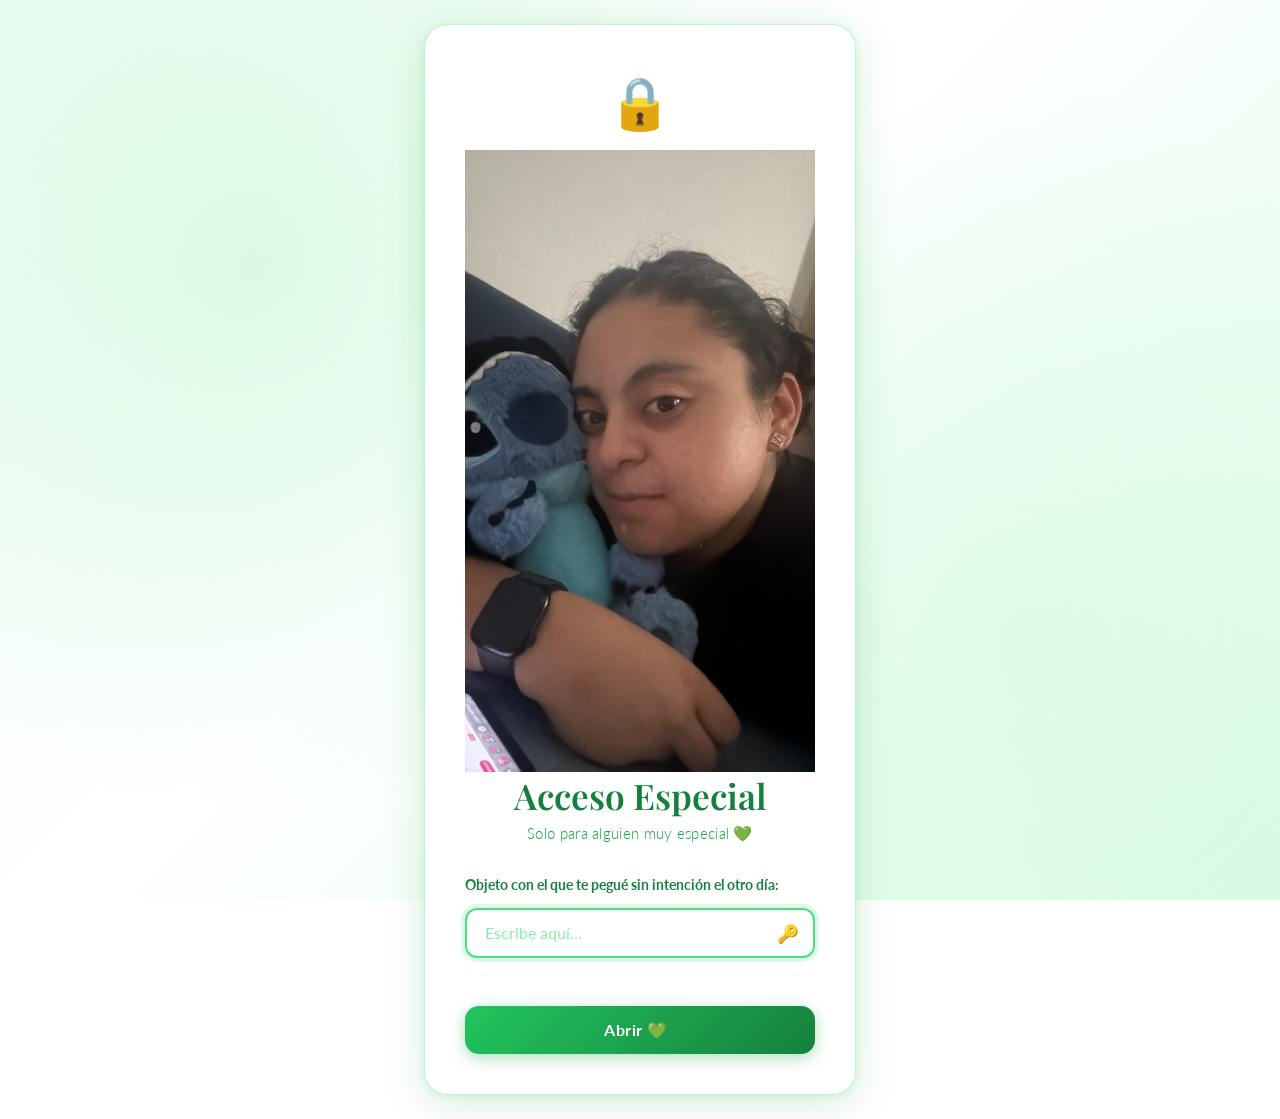
<file: index.html>
<!DOCTYPE html>
<html lang="es">

<head>
  <meta charset="UTF-8" />
  <meta name="viewport" content="width=device-width, initial-scale=1.0" />
  <meta name="description" content="Acceso especial — solo para ti." />
  <title>Acceso Especial 💚</title>
  <link rel="preconnect" href="https://fonts.googleapis.com" />
  <link rel="preconnect" href="https://fonts.gstatic.com" crossorigin />
  <link
    href="https://fonts.googleapis.com/css2?family=Playfair+Display:ital,wght@0,400;0,600;1,400&family=Lato:wght@300;400;700&display=swap"
    rel="stylesheet" />
  <link rel="stylesheet" href="password.css" />
</head>

<body>

  <!-- Partículas decorativas -->
  <div class="particles" aria-hidden="true">
    <span>💚</span><span>💚</span><span>💚</span>
    <span>💚</span><span>💚</span><span>💚</span>
    <span>💚</span><span>💚</span><span>💚</span>
  </div>

  <main class="login-wrapper">

    <div class="login-card" id="login-card">

      <!-- Ícono de candado animado -->
      <div class="lock-icon" id="lock-icon" aria-hidden="true">🔒</div>

      <section>
        <img src="Amorcita.jpg" alt="" style="max-width: 100%">
      </section>

      <h1 class="login-title">Acceso Especial</h1>
      <p class="login-subtitle">Solo para alguien muy especial 💚</p>

      <form class="login-form" id="login-form" autocomplete="off" novalidate>

        <label class="form-label" for="secret-input">
          Objeto con el que te pegué sin intención el otro día:
        </label>

        <div class="input-wrapper">
          <input type="text" id="secret-input" class="form-input" placeholder="Escribe aquí…"
            aria-describedby="error-msg" autofocus />
          <span class="input-icon">🔑</span>
        </div>

        <p class="error-msg" id="error-msg" role="alert" aria-live="polite"></p>

        <button type="submit" class="submit-btn" id="submit-btn">
          <span class="btn-text">Abrir 💚</span>
          <span class="btn-loader" aria-hidden="true"></span>
        </button>

      </form>

    </div>

    <!-- Pantalla de éxito (oculta al inicio) -->
    <div class="success-screen" id="success-screen" aria-hidden="true">
      <div class="success-icon">💚</div>
      <h2 class="success-title">¡Correcto, bichita! 🎉</h2>
      <p class="success-sub">Abriendo tus mensajes…</p>
      <div class="progress-bar-wrap">
        <div class="progress-bar" id="progress-bar"></div>
      </div>
    </div>

  </main>

  <script>
    const SECRET = 'ramita';

    const form = document.getElementById('login-form');
    const input = document.getElementById('secret-input');
    const errorMsg = document.getElementById('error-msg');
    const lockIcon = document.getElementById('lock-icon');
    const loginCard = document.getElementById('login-card');
    const successSc = document.getElementById('success-screen');
    const progressBar = document.getElementById('progress-bar');

    form.addEventListener('submit', function (e) {
      e.preventDefault();

      const value = input.value.trim().toLowerCase();

      if (value === SECRET) {
        // Limpiar error
        errorMsg.textContent = '';
        input.classList.remove('input-error');

        // Animación de unlock
        lockIcon.textContent = '🔓';
        lockIcon.classList.add('unlocked');

        // Fade out card → fade in success
        setTimeout(function () {
          loginCard.classList.add('card-fade-out');
        }, 300);

        setTimeout(function () {
          loginCard.style.display = 'none';
          successSc.style.display = 'flex';
          successSc.setAttribute('aria-hidden', 'false');
          successSc.classList.add('success-visible');

          // Animación barra de progreso → redirect
          progressBar.style.width = '100%';
        }, 900);

        setTimeout(function () {
          window.location.href = 'amorcita.html';
        }, 2400);

      } else {
        // Contraseña incorrecta
        input.classList.add('input-error');
        input.value = '';

        errorMsg.textContent = '¡Eso no es! Piénsalo bien… 💭';

        // Efecto shake en la tarjeta
        loginCard.classList.remove('shake');
        void loginCard.offsetWidth; // reflow para reiniciar animación
        loginCard.classList.add('shake');

        // Ícono de candado sacude
        lockIcon.textContent = '🔒';
        lockIcon.classList.remove('unlocked');

        // Quitar el error después de un momento
        setTimeout(function () {
          input.classList.remove('input-error');
          errorMsg.textContent = '';
        }, 2500);
      }
    });

    // Limpiar error al escribir
    input.addEventListener('input', function () {
      if (input.classList.contains('input-error')) {
        input.classList.remove('input-error');
        errorMsg.textContent = '';
      }
    });
  </script>

</body>

</html>
</file>
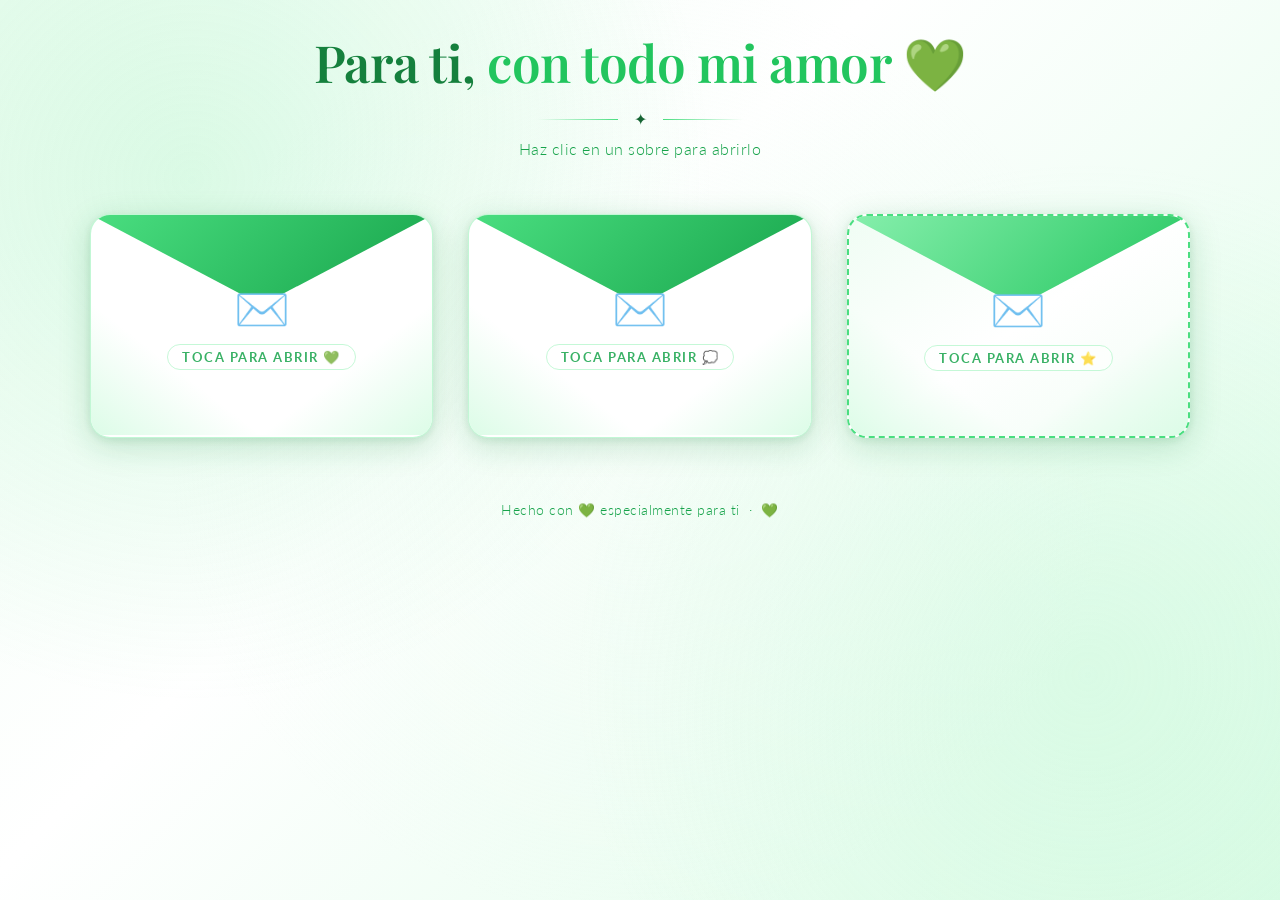
<file: amorcita.html>
<!DOCTYPE html>
<html lang="es">
<head>
  <meta charset="UTF-8" />
  <meta name="viewport" content="width=device-width, initial-scale=1.0" />
  <meta name="description" content="Mensajes especiales llenos de amor y cariño para ti." />
  <title>Mensajes con Amor 💚</title>
  <link rel="preconnect" href="https://fonts.googleapis.com" />
  <link rel="preconnect" href="https://fonts.gstatic.com" crossorigin />
  <link href="https://fonts.googleapis.com/css2?family=Playfair+Display:ital,wght@0,400;0,600;1,400&family=Lato:wght@300;400;700&display=swap" rel="stylesheet" />
  <link rel="stylesheet" href="styles.css" />
</head>
<body>

  <header>
    <h1>Para ti, <span>con todo mi amor</span> <span class="beating-heart">💚</span></h1>
    <div class="header-divider">✦</div>
    <p>Haz clic en un sobre para abrirlo</p>
  </header>

  <main class="cards-grid">

    <!-- Card 1: Te quiero bichita -->
    <article class="envelope-card" id="card-love" role="button" tabindex="0" aria-label="Abrir sobre: Te quiero bichita verde">

      <!-- ESTADO CERRADO -->
      <div class="envelope-closed">
        <div class="closed-icon">✉️</div>
        <span class="closed-hint">Toca para abrir 💚</span>
      </div>

      <!-- ESTADO ABIERTO -->
      <div class="envelope-open">
        <div class="envelope-flap-open"></div>
        <div class="envelope-body-open">
          <div class="envelope-seal">💚</div>
          <p class="envelope-message">
            Te quiero bichita verde <span class="beating-heart">💚</span>
          </p>
          <div class="envelope-footer">
            <span>✦</span> Con todo el corazón <span>✦</span>
          </div>
          <p class="close-hint">Toca para cerrar ✕</p>
        </div>
      </div>

    </article>

    <!-- Card 2: Pensando en tí -->
    <article class="envelope-card" id="card-thinking" role="button" tabindex="0" aria-label="Abrir sobre: Estoy pensando en tí">

      <!-- ESTADO CERRADO -->
      <div class="envelope-closed">
        <div class="closed-icon"><span class="thinking-icon">✉️</span></div>
        <span class="closed-hint">Toca para abrir 💭</span>
      </div>

      <!-- ESTADO ABIERTO -->
      <div class="envelope-open">
        <div class="envelope-flap-open"></div>
        <div class="envelope-body-open">
          <div class="envelope-seal"><span class="thinking-icon">💭</span></div>
          <p class="envelope-message">
            Estoy pensando en tí <span class="thinking-icon">💭</span>
          </p>
          <div class="envelope-footer">
            <span>✦</span> Siempre en mi mente <span>✦</span>
          </div>
          <p class="close-hint">Toca para cerrar ✕</p>
        </div>
      </div>

    </article>

    <!-- Card 3: Cupón -->
    <article class="envelope-card coupon-card" id="card-coupon" role="button" tabindex="0" aria-label="Abrir sobre: Cupón especial">

      <!-- ESTADO CERRADO -->
      <div class="envelope-closed">
        <div class="closed-icon"><span class="twinkle-icon">✉️</span></div>
        <span class="closed-hint">Toca para abrir ⭐</span>
      </div>

      <!-- ESTADO ABIERTO -->
      <div class="envelope-open">
        <div class="envelope-flap-open"></div>
        <div class="envelope-body-open">
          <div class="envelope-seal"><span class="twinkle-icon">⭐</span></div>
          <p class="envelope-message">
            Cupón válido para cualquier deseo o antojo
          </p>
          <div class="coupon-notches">
            <div class="coupon-circle"></div>
            <div class="coupon-circle"></div>
          </div>
          <p class="coupon-sub">
            Tómale foto y guárdalo para canjearlo<br/>en el momento que desees ✨
          </p>
          <span class="coupon-badge">🎁 &nbsp;Sin Caducidad</span>
          <div class="envelope-footer">
            <span>✦</span> Solo para ti <span>✦</span>
          </div>
          <p class="close-hint">Toca para cerrar ✕</p>
        </div>
      </div>

    </article>

  </main>

  <footer>
    Hecho con <span>💚</span> especialmente para ti &nbsp;·&nbsp; <span>💚</span>
  </footer>

  <script>
    // Toggle envelope open/closed on click or keyboard
    document.querySelectorAll('.envelope-card').forEach(function(card) {
      function toggleCard() {
        card.classList.toggle('is-open');
      }

      card.addEventListener('click', toggleCard);

      // Accessibility: open/close with Enter or Space key
      card.addEventListener('keydown', function(e) {
        if (e.key === 'Enter' || e.key === ' ') {
          e.preventDefault();
          toggleCard();
        }
      });
    });
  </script>

</body>
</html>
</file>
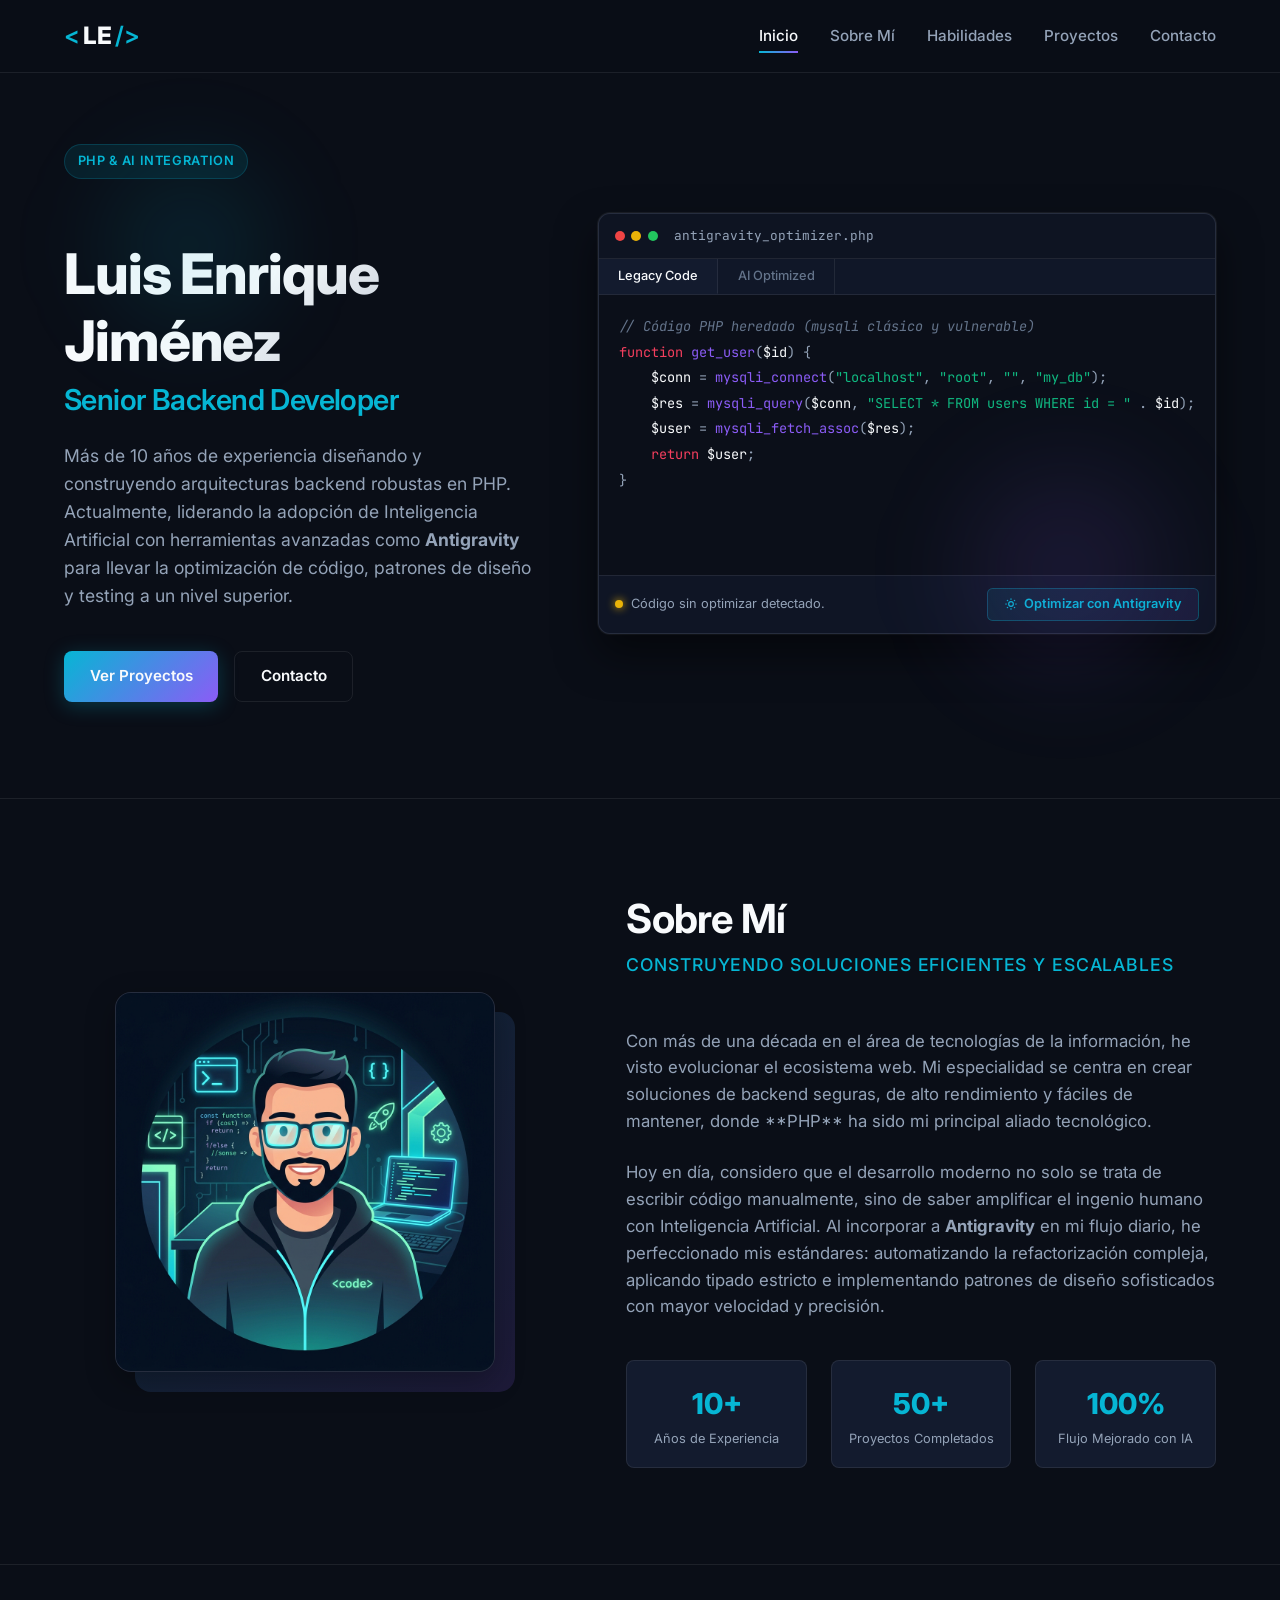
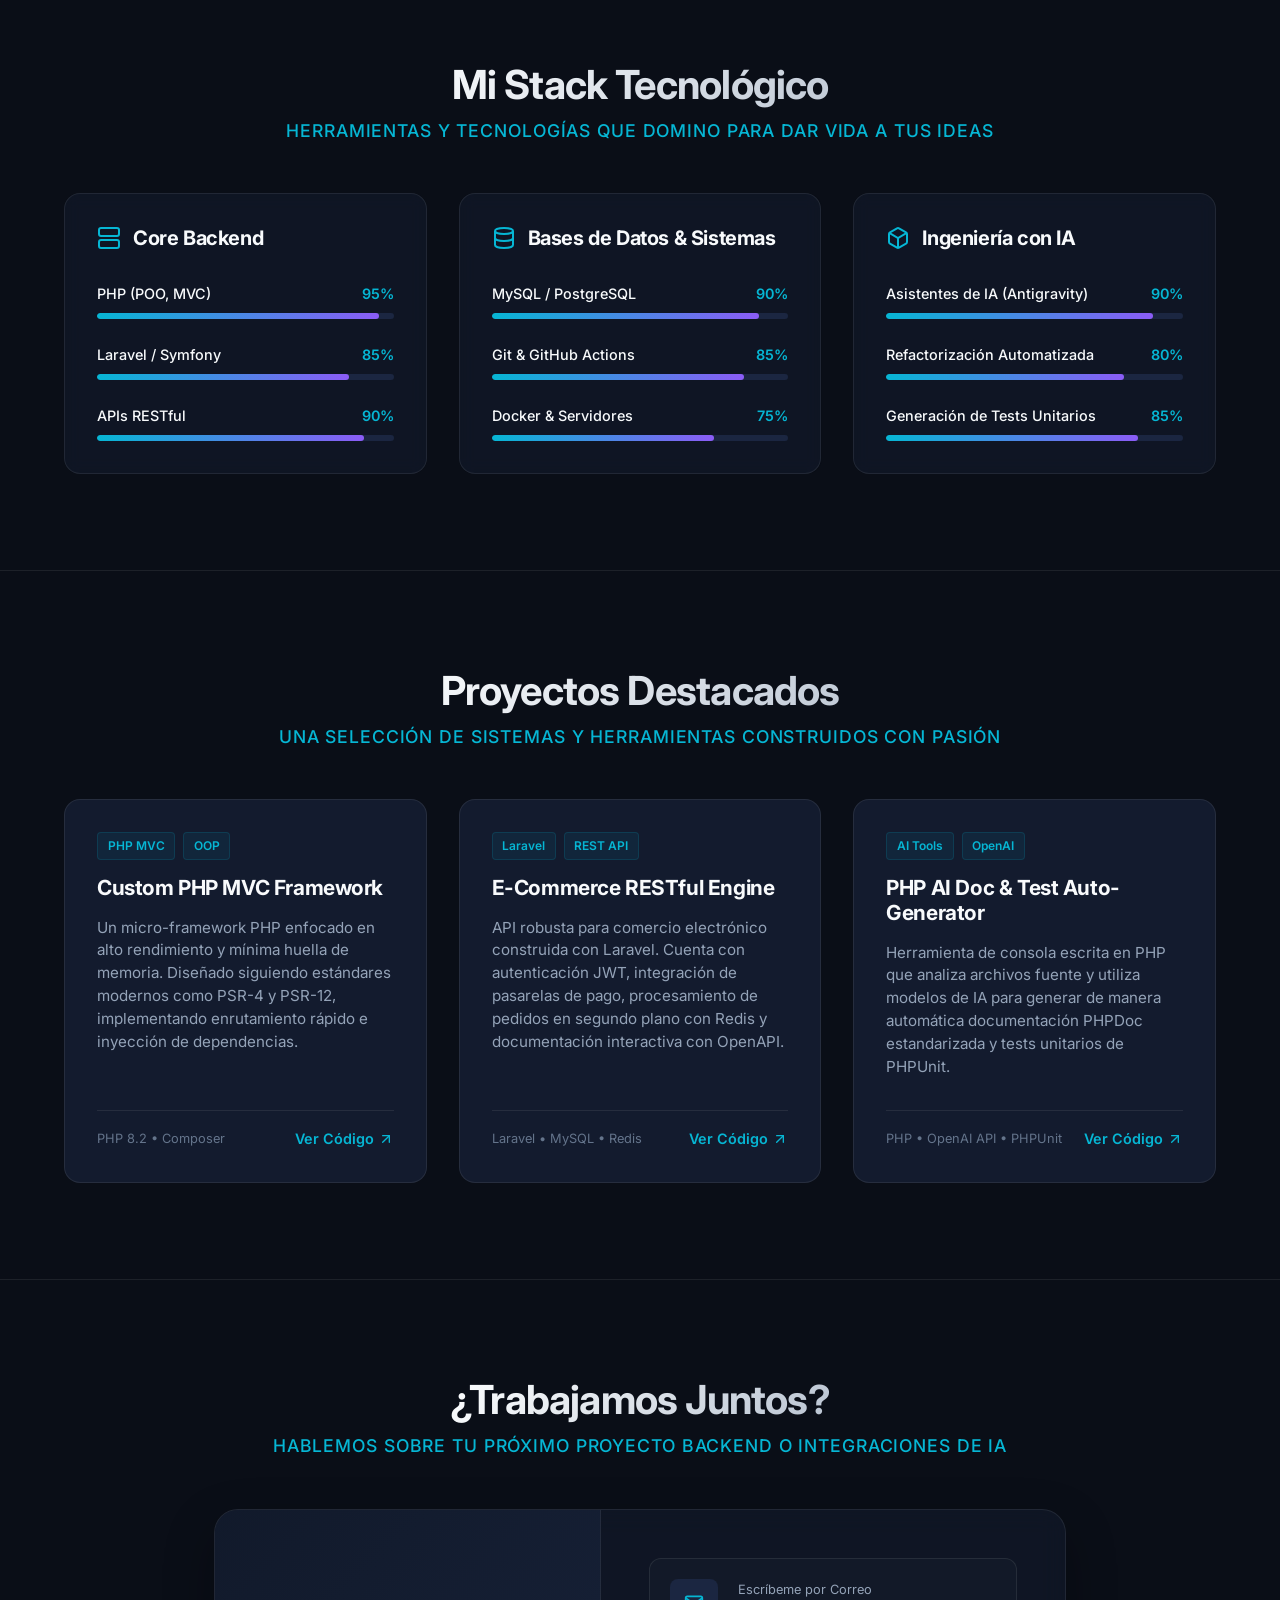
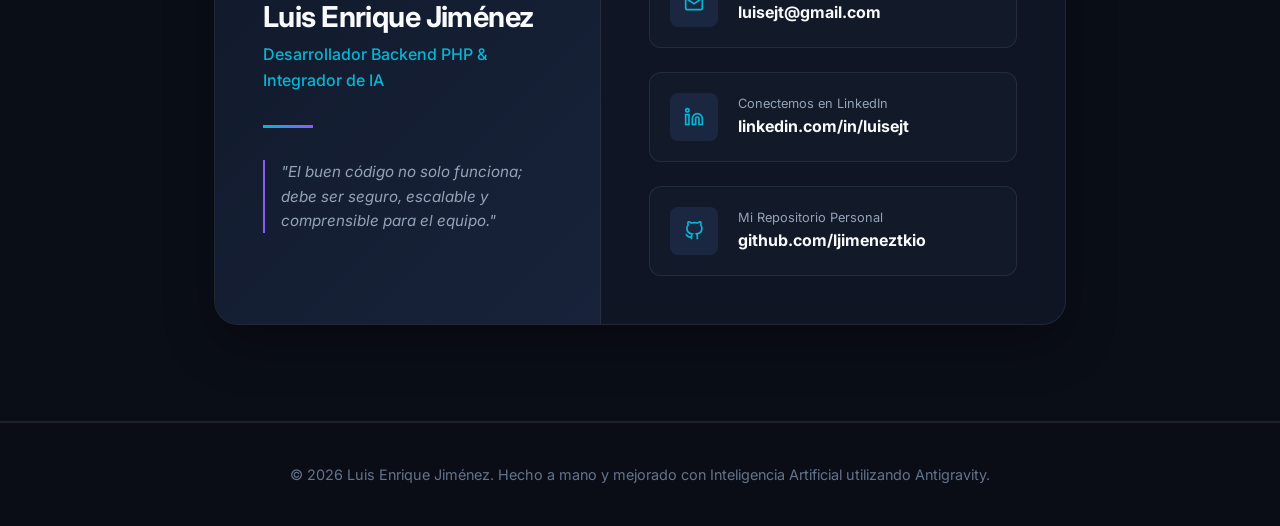
<file: index_.html>
<!DOCTYPE html>
<html lang="es">

<head>
  <meta charset="UTF-8">
  <meta name="viewport" content="width=device-width, initial-scale=1.0">
  <meta name="description"
    content="Luis Enrique Jiménez - Programador Senior de Backend especializado en PHP. Descubre cómo utilizo la Inteligencia Artificial (Antigravity) para mejorar y optimizar mi código.">
  <meta name="author" content="Luis Enrique Jiménez">
  <title>Luis Enrique Jiménez | Senior PHP Developer & AI-Enhanced Programmer</title>
  <!-- Google Fonts -->
  <link rel="preconnect" href="https://fonts.googleapis.com">
  <link rel="preconnect" href="https://fonts.gstatic.com" crossorigin>
  <link
    href="https://fonts.googleapis.com/css2?family=Inter:wght@300;400;500;600;700;800&family=JetBrains+Mono:wght@400;500;700&display=swap"
    rel="stylesheet">
  <!-- Stylesheets -->
  <link rel="stylesheet" href="css/normalize.css">
  <link rel="stylesheet" href="css/main.css">
  <!-- JavaScript -->
  <script defer src="js/main.js"></script>
</head>

<body>
  <!-- Header / Navigation -->
  <header id="main-header">
    <div class="container nav-container">
      <a href="#hero" class="logo" id="nav-logo">
        <span class="logo-bracket">&lt;</span>LE<span class="logo-bracket">/&gt;</span>
      </a>
      <nav id="navbar">
        <ul>
          <li><a href="#hero" class="nav-link active" id="link-hero">Inicio</a></li>
          <li><a href="#about" class="nav-link" id="link-about">Sobre Mí</a></li>
          <li><a href="#skills" class="nav-link" id="link-skills">Habilidades</a></li>
          <li><a href="#projects" class="nav-link" id="link-projects">Proyectos</a></li>
          <li><a href="#contact" class="nav-link" id="link-contact">Contacto</a></li>
        </ul>
      </nav>
      <button class="mobile-nav-toggle" id="mobile-toggle" aria-label="Abrir menú de navegación">
        <span class="hamburger"></span>
      </button>
    </div>
  </header>

  <main>
    <!-- Hero Section -->
    <section id="hero" class="hero-section">
      <div class="container hero-container">
        <div class="hero-content">
          <div class="badge" id="hero-badge">PHP &amp; AI Integration</div>
          <h1 id="hero-name">Luis Enrique Jiménez</h1>
          <h2 id="hero-title">Senior Backend Developer</h2>
          <p id="hero-intro" class="lead-text">
            Más de 10 años de experiencia diseñando y construyendo arquitecturas backend robustas en PHP. Actualmente,
            liderando la adopción de Inteligencia Artificial con herramientas avanzadas como
            <strong>Antigravity</strong> para llevar la optimización de código, patrones de diseño y testing a un nivel
            superior.
          </p>
          <div class="hero-actions">
            <a href="#projects" class="btn btn-primary" id="btn-view-work">Ver Proyectos</a>
            <a href="#contact" class="btn btn-secondary" id="btn-go-contact">Contacto</a>
          </div>
        </div>

        <!-- Interactive Terminal Simulator -->
        <div class="hero-visual">
          <div class="terminal-window" id="php-terminal">
            <div class="terminal-header">
              <div class="terminal-dots">
                <span class="dot red"></span>
                <span class="dot yellow"></span>
                <span class="dot green"></span>
              </div>
              <span class="terminal-title">antigravity_optimizer.php</span>
              <div class="terminal-spacer"></div>
            </div>

            <div class="terminal-tabs">
              <button class="terminal-tab active" id="tab-legacy">Legacy Code</button>
              <button class="terminal-tab" id="tab-optimized" disabled>AI Optimized</button>
            </div>

            <div class="terminal-body">
              <pre><code id="terminal-code" class="language-php">// Cargando código PHP heredado...</code></pre>
            </div>

            <div class="terminal-footer">
              <div class="terminal-status" id="terminal-status-text">
                <span class="status-indicator yellow" id="status-light"></span>
                <span id="status-message">Código sin optimizar detectado.</span>
              </div>
              <button class="btn btn-terminal" id="btn-improve-code">
                <svg width="14" height="14" viewBox="0 0 24 24" fill="none" stroke="currentColor" stroke-width="2"
                  stroke-linecap="round" stroke-linejoin="round">
                  <path
                    d="M12 3v1m0 16v1m9-9h-1M4 12H3m15.364-6.364l-.707.707M6.343 17.657l-.707.707m0-12.728l.707.707m11.314 11.314l.707.707M12 8a4 4 0 1 0 0 8 4 4 0 0 0 0-8z" />
                </svg>
                Optimizar con Antigravity
              </button>
            </div>
          </div>
        </div>
      </div>
    </section>

    <!-- About Me Section -->
    <section id="about" class="about-section">
      <div class="container about-container">
        <div class="about-image-wrapper">
          <img src="src/avatar.png" alt="Ilustración de Luis Enrique Jiménez en su área de trabajo" class="about-image"
            id="img-avatar">
          <div class="image-backdrop"></div>
        </div>
        <div class="about-content">
          <h2 id="about-heading" class="section-title">Sobre Mí</h2>
          <p class="section-subtitle">Construyendo soluciones eficientes y escalables</p>
          <div class="about-text">
            <p>
              Con más de una década en el área de tecnologías de la información, he visto evolucionar el ecosistema web.
              Mi especialidad se centra en crear soluciones de backend seguras, de alto rendimiento y fáciles de
              mantener, donde **PHP** ha sido mi principal aliado tecnológico.
            </p>
            <p>
              Hoy en día, considero que el desarrollo moderno no solo se trata de escribir código manualmente, sino de
              saber amplificar el ingenio humano con Inteligencia Artificial. Al incorporar a
              <strong>Antigravity</strong> en mi flujo diario, he perfeccionado mis estándares: automatizando la
              refactorización compleja, aplicando tipado estricto e implementando patrones de diseño sofisticados con
              mayor velocidad y precisión.
            </p>
          </div>
          <div class="about-stats">
            <div class="stat-card" id="stat-years">
              <span class="stat-number">10+</span>
              <span class="stat-label">Años de Experiencia</span>
            </div>
            <div class="stat-card" id="stat-projects">
              <span class="stat-number">50+</span>
              <span class="stat-label">Proyectos Completados</span>
            </div>
            <div class="stat-card" id="stat-ai">
              <span class="stat-number">100%</span>
              <span class="stat-label">Flujo Mejorado con IA</span>
            </div>
          </div>
        </div>
      </div>
    </section>

    <!-- Skills Section -->
    <section id="skills" class="skills-section">
      <div class="container">
        <h2 id="skills-heading" class="section-title text-center">Mi Stack Tecnológico</h2>
        <p class="section-subtitle text-center">Herramientas y tecnologías que domino para dar vida a tus ideas</p>

        <div class="skills-grid">
          <!-- Backend -->
          <div class="skills-category-card" id="skill-cat-backend">
            <div class="category-header">
              <svg width="24" height="24" viewBox="0 0 24 24" fill="none" stroke="currentColor" stroke-width="2">
                <rect x="2" y="2" width="20" height="8" rx="2" ry="2" />
                <rect x="2" y="14" width="20" height="8" rx="2" ry="2" />
                <line x1="6" y1="6" x2="6.01" y2="6" />
                <line x1="6" y1="18" x2="6.01" y2="18" />
              </svg>
              <h3>Core Backend</h3>
            </div>
            <ul class="skills-list">
              <li>
                <div class="skill-info">
                  <span class="skill-name">PHP (POO, MVC)</span>
                  <span class="skill-percent">95%</span>
                </div>
                <div class="skill-progress-bar">
                  <div class="skill-progress" style="width: 95%"></div>
                </div>
              </li>
              <li>
                <div class="skill-info">
                  <span class="skill-name">Laravel / Symfony</span>
                  <span class="skill-percent">85%</span>
                </div>
                <div class="skill-progress-bar">
                  <div class="skill-progress" style="width: 85%"></div>
                </div>
              </li>
              <li>
                <div class="skill-info">
                  <span class="skill-name">APIs RESTful</span>
                  <span class="skill-percent">90%</span>
                </div>
                <div class="skill-progress-bar">
                  <div class="skill-progress" style="width: 90%"></div>
                </div>
              </li>
            </ul>
          </div>

          <!-- Databases & Tools -->
          <div class="skills-category-card" id="skill-cat-db">
            <div class="category-header">
              <svg width="24" height="24" viewBox="0 0 24 24" fill="none" stroke="currentColor" stroke-width="2">
                <ellipse cx="12" cy="5" rx="9" ry="3" />
                <path d="M3 5v14c0 1.66 4 3 9 3s9-1.34 9-3V5" />
                <path d="M3 12c0 1.66 4 3 9 3s9-1.34 9-3" />
              </svg>
              <h3>Bases de Datos &amp; Sistemas</h3>
            </div>
            <ul class="skills-list">
              <li>
                <div class="skill-info">
                  <span class="skill-name">MySQL / PostgreSQL</span>
                  <span class="skill-percent">90%</span>
                </div>
                <div class="skill-progress-bar">
                  <div class="skill-progress" style="width: 90%"></div>
                </div>
              </li>
              <li>
                <div class="skill-info">
                  <span class="skill-name">Git &amp; GitHub Actions</span>
                  <span class="skill-percent">85%</span>
                </div>
                <div class="skill-progress-bar">
                  <div class="skill-progress" style="width: 85%"></div>
                </div>
              </li>
              <li>
                <div class="skill-info">
                  <span class="skill-name">Docker &amp; Servidores</span>
                  <span class="skill-percent">75%</span>
                </div>
                <div class="skill-progress-bar">
                  <div class="skill-progress" style="width: 75%"></div>
                </div>
              </li>
            </ul>
          </div>

          <!-- AI & Modern Engineering -->
          <div class="skills-category-card" id="skill-cat-ai">
            <div class="category-header">
              <svg width="24" height="24" viewBox="0 0 24 24" fill="none" stroke="currentColor" stroke-width="2">
                <path
                  d="M21 16V8a2 2 0 0 0-1-1.73l-7-4a2 2 0 0 0-2 0l-7 4A2 2 0 0 0 3 8v8a2 2 0 0 0 1 1.73l7 4a2 2 0 0 0 2 0l7-4A2 2 0 0 0 21 16z" />
                <polyline points="3.27 6.96 12 12.01 20.73 6.96" />
                <line x1="12" y1="22.08" x2="12" y2="12" />
              </svg>
              <h3>Ingeniería con IA</h3>
            </div>
            <ul class="skills-list">
              <li>
                <div class="skill-info">
                  <span class="skill-name">Asistentes de IA (Antigravity)</span>
                  <span class="skill-percent">90%</span>
                </div>
                <div class="skill-progress-bar">
                  <div class="skill-progress" style="width: 90%"></div>
                </div>
              </li>
              <li>
                <div class="skill-info">
                  <span class="skill-name">Refactorización Automatizada</span>
                  <span class="skill-percent">80%</span>
                </div>
                <div class="skill-progress-bar">
                  <div class="skill-progress" style="width: 80%"></div>
                </div>
              </li>
              <li>
                <div class="skill-info">
                  <span class="skill-name">Generación de Tests Unitarios</span>
                  <span class="skill-percent">85%</span>
                </div>
                <div class="skill-progress-bar">
                  <div class="skill-progress" style="width: 85%"></div>
                </div>
              </li>
            </ul>
          </div>
        </div>
      </div>
    </section>

    <!-- Projects Section -->
    <section id="projects" class="projects-section">
      <div class="container">
        <h2 id="projects-heading" class="section-title text-center">Proyectos Destacados</h2>
        <p class="section-subtitle text-center">Una selección de sistemas y herramientas construidos con pasión</p>

        <div class="projects-grid">
          <!-- Project 1 -->
          <article class="project-card" id="project-mvc">
            <div class="project-content">
              <div class="project-meta">
                <span class="project-tag">PHP MVC</span>
                <span class="project-tag">OOP</span>
              </div>
              <h3 class="project-title">Custom PHP MVC Framework</h3>
              <p class="project-desc">
                Un micro-framework PHP enfocado en alto rendimiento y mínima huella de memoria. Diseñado siguiendo
                estándares modernos como PSR-4 y PSR-12, implementando enrutamiento rápido e inyección de dependencias.
              </p>
              <div class="project-footer">
                <span class="project-tech">PHP 8.2 • Composer</span>
                <a href="https://github.com/ljimeneztkio" target="_blank" rel="noopener" class="project-link"
                  id="link-proj-mvc">
                  Ver Código
                  <svg width="16" height="16" viewBox="0 0 24 24" fill="none" stroke="currentColor" stroke-width="2"
                    stroke-linecap="round" stroke-linejoin="round">
                    <line x1="7" y1="17" x2="17" y2="7" />
                    <polyline points="7 7 17 7 17 17" />
                  </svg>
                </a>
              </div>
            </div>
          </article>

          <!-- Project 2 -->
          <article class="project-card" id="project-api">
            <div class="project-content">
              <div class="project-meta">
                <span class="project-tag">Laravel</span>
                <span class="project-tag">REST API</span>
              </div>
              <h3 class="project-title">E-Commerce RESTful Engine</h3>
              <p class="project-desc">
                API robusta para comercio electrónico construida con Laravel. Cuenta con autenticación JWT, integración
                de pasarelas de pago, procesamiento de pedidos en segundo plano con Redis y documentación interactiva
                con OpenAPI.
              </p>
              <div class="project-footer">
                <span class="project-tech">Laravel • MySQL • Redis</span>
                <a href="https://github.com/ljimeneztkio" target="_blank" rel="noopener" class="project-link"
                  id="link-proj-api">
                  Ver Código
                  <svg width="16" height="16" viewBox="0 0 24 24" fill="none" stroke="currentColor" stroke-width="2"
                    stroke-linecap="round" stroke-linejoin="round">
                    <line x1="7" y1="17" x2="17" y2="7" />
                    <polyline points="7 7 17 7 17 17" />
                  </svg>
                </a>
              </div>
            </div>
          </article>

          <!-- Project 3 -->
          <article class="project-card" id="project-ai">
            <div class="project-content">
              <div class="project-meta">
                <span class="project-tag">AI Tools</span>
                <span class="project-tag">OpenAI</span>
              </div>
              <h3 class="project-title">PHP AI Doc &amp; Test Auto-Generator</h3>
              <p class="project-desc">
                Herramienta de consola escrita en PHP que analiza archivos fuente y utiliza modelos de IA para generar
                de manera automática documentación PHPDoc estandarizada y tests unitarios de PHPUnit.
              </p>
              <div class="project-footer">
                <span class="project-tech">PHP • OpenAI API • PHPUnit</span>
                <a href="https://github.com/ljimeneztkio" target="_blank" rel="noopener" class="project-link"
                  id="link-proj-ai">
                  Ver Código
                  <svg width="16" height="16" viewBox="0 0 24 24" fill="none" stroke="currentColor" stroke-width="2"
                    stroke-linecap="round" stroke-linejoin="round">
                    <line x1="7" y1="17" x2="17" y2="7" />
                    <polyline points="7 7 17 7 17 17" />
                  </svg>
                </a>
              </div>
            </div>
          </article>
        </div>
      </div>
    </section>

    <!-- Contact Section -->
    <section id="contact" class="contact-section">
      <div class="container contact-container">
        <h2 id="contact-heading" class="section-title text-center">¿Trabajamos Juntos?</h2>
        <p class="section-subtitle text-center">Hablemos sobre tu próximo proyecto backend o integraciones de IA</p>

        <div class="contact-card">
          <div class="contact-info-block">
            <h3>Luis Enrique Jiménez</h3>
            <p class="contact-desc">Desarrollador Backend PHP &amp; Integrador de IA</p>
            <div class="contact-divider"></div>
            <p class="contact-quote">"El buen código no solo funciona; debe ser seguro, escalable y comprensible para el
              equipo."</p>
          </div>

          <div class="contact-links-block">
            <a href="mailto:luisejt@example.com" class="contact-btn" id="contact-email">
              <div class="icon-wrapper">
                <svg width="20" height="20" viewBox="0 0 24 24" fill="none" stroke="currentColor" stroke-width="2">
                  <path d="M4 4h16c1.1 0 2 .9 2 2v12c0 1.1-.9 2-2 2H4c-1.1 0-2-.9-2-2V6c0-1.1.9-2 2-2z" />
                  <polyline points="22,6 12,13 2,6" />
                </svg>
              </div>
              <div class="contact-text">
                <span>Escríbeme por Correo</span>
                <strong>luisejt@gmail.com</strong>
              </div>
            </a>

            <a href="https://www.linkedin.com/in/luisejt/" target="_blank" rel="noopener" class="contact-btn"
              id="contact-linkedin">
              <div class="icon-wrapper">
                <svg width="20" height="20" viewBox="0 0 24 24" fill="none" stroke="currentColor" stroke-width="2">
                  <path d="M16 8a6 6 0 0 1 6 6v7h-4v-7a2 2 0 0 0-2-2 2 2 0 0 0-2 2v7h-4v-7a6 6 0 0 1 6-6z" />
                  <rect x="2" y="9" width="4" height="12" />
                  <circle cx="4" cy="4" r="2" />
                </svg>
              </div>
              <div class="contact-text">
                <span>Conectemos en LinkedIn</span>
                <strong>linkedin.com/in/luisejt</strong>
              </div>
            </a>

            <a href="https://github.com/ljimeneztkio" target="_blank" rel="noopener" class="contact-btn"
              id="contact-github">
              <div class="icon-wrapper">
                <svg width="20" height="20" viewBox="0 0 24 24" fill="none" stroke="currentColor" stroke-width="2">
                  <path
                    d="M9 19c-5 1.5-5-2.5-7-3m14 6v-3.87a3.37 3.37 0 0 0-.94-2.61c3.14-.35 6.44-1.54 6.44-7A5.44 5.44 0 0 0 20 4.77 5.07 5.07 0 0 0 19.91 1S18.73.65 16 2.48a13.38 13.38 0 0 0-7 0C6.27.65 5.09 1 5.09 1A5.07 5.07 0 0 0 5 4.77a5.44 5.44 0 0 0-1.5 3.78c0 5.42 3.3 6.61 6.44 7A3.37 3.37 0 0 0 9 18.13V22" />
                </svg>
              </div>
              <div class="contact-text">
                <span>Mi Repositorio Personal</span>
                <strong>github.com/ljimeneztkio</strong>
              </div>
            </a>
          </div>
        </div>
      </div>
    </section>
  </main>

  <!-- Footer -->
  <footer id="main-footer">
    <div class="container footer-container">
      <p>&copy; 2026 Luis Enrique Jiménez. Hecho a mano y mejorado con Inteligencia Artificial utilizando Antigravity.
      </p>
    </div>
  </footer>
</body>

</html>
</file>
<file: password.css>
/* ===== CSS RESET & ROOT ===== */
*, *::before, *::after {
  box-sizing: border-box;
  margin: 0;
  padding: 0;
}

:root {
  --green-50:  #f0fdf4;
  --green-100: #dcfce7;
  --green-200: #bbf7d0;
  --green-300: #86efac;
  --green-400: #4ade80;
  --green-500: #22c55e;
  --green-600: #16a34a;
  --green-700: #15803d;
  --green-800: #166534;
  --white: #ffffff;
  --red-400: #f87171;
  --red-600: #dc2626;
}

/* ===== BODY ===== */
body {
  font-family: 'Lato', sans-serif;
  min-height: 100vh;
  display: flex;
  align-items: center;
  justify-content: center;
  background: linear-gradient(135deg, var(--green-50) 0%, var(--white) 45%, var(--green-100) 100%);
  background-attachment: fixed;
  overflow: hidden;
  position: relative;
}

/* ===== FLOATING PARTICLES ===== */
.particles {
  position: fixed;
  inset: 0;
  pointer-events: none;
  overflow: hidden;
  z-index: 0;
}

.particles span {
  position: absolute;
  font-size: 1.4rem;
  opacity: 0;
  animation: floatUp var(--dur, 8s) var(--delay, 0s) linear infinite;
}

.particles span:nth-child(1)  { left:  5%; --dur: 9s;  --delay: 0s;   }
.particles span:nth-child(2)  { left: 15%; --dur: 12s; --delay: 1.5s; }
.particles span:nth-child(3)  { left: 27%; --dur: 8s;  --delay: 3s;   }
.particles span:nth-child(4)  { left: 40%; --dur: 11s; --delay: 0.8s; }
.particles span:nth-child(5)  { left: 52%; --dur: 9.5s;--delay: 2.2s; }
.particles span:nth-child(6)  { left: 65%; --dur: 10s; --delay: 0.4s; }
.particles span:nth-child(7)  { left: 75%; --dur: 8.5s;--delay: 4s;   }
.particles span:nth-child(8)  { left: 85%; --dur: 13s; --delay: 1s;   }
.particles span:nth-child(9)  { left: 95%; --dur: 9s;  --delay: 2.8s; }

@keyframes floatUp {
  0%   { transform: translateY(110vh) rotate(0deg);   opacity: 0;   }
  10%  { opacity: 0.7; }
  90%  { opacity: 0.5; }
  100% { transform: translateY(-20vh) rotate(360deg); opacity: 0;   }
}

/* Fondo radial suave */
body::before {
  content: '';
  position: fixed;
  inset: 0;
  background:
    radial-gradient(circle at 20% 30%, rgba(134,239,172,0.25) 0%, transparent 45%),
    radial-gradient(circle at 80% 70%, rgba(187,247,208,0.30) 0%, transparent 45%);
  pointer-events: none;
  z-index: 0;
}

/* ===== LOGIN WRAPPER ===== */
.login-wrapper {
  position: relative;
  z-index: 1;
  width: 100%;
  max-width: 480px;
  padding: 1.5rem;
}

/* ===== LOGIN CARD ===== */
.login-card {
  background: var(--white);
  border-radius: 24px;
  border: 1.5px solid rgba(134, 239, 172, 0.55);
  box-shadow:
    0 8px 40px rgba(22, 163, 74, 0.18),
    0 2px 8px  rgba(22, 163, 74, 0.10);
  padding: 2.8rem 2.5rem 2.5rem;
  text-align: center;
  animation: slideUp 0.7s cubic-bezier(0.34, 1.56, 0.64, 1) both;
  transition: opacity 0.5s ease, transform 0.5s ease;
}

/* ===== LOCK ICON ===== */
.lock-icon {
  font-size: 3.2rem;
  display: block;
  margin-bottom: 1rem;
  animation: bounceIn 0.8s cubic-bezier(0.34, 1.56, 0.64, 1) both;
  transition: transform 0.3s ease;
}

.lock-icon.unlocked {
  animation: unlockPop 0.5s cubic-bezier(0.34, 1.56, 0.64, 1) both;
}

/* ===== TITLES ===== */
.login-title {
  font-family: 'Playfair Display', serif;
  font-size: clamp(1.7rem, 4vw, 2.2rem);
  font-weight: 600;
  color: var(--green-700);
  margin-bottom: 0.4rem;
  line-height: 1.2;
}

.login-subtitle {
  font-size: 0.95rem;
  color: var(--green-600);
  font-weight: 300;
  margin-bottom: 2rem;
  letter-spacing: 0.3px;
}

/* ===== FORM ===== */
.login-form {
  display: flex;
  flex-direction: column;
  gap: 0.8rem;
  text-align: left;
}

.form-label {
  font-size: 0.9rem;
  font-weight: 700;
  color: var(--green-700);
  line-height: 1.4;
  display: block;
}

.input-wrapper {
  position: relative;
}

.form-input {
  width: 100%;
  padding: 0.85rem 3rem 0.85rem 1.1rem;
  border: 2px solid var(--green-200);
  border-radius: 12px;
  font-family: 'Lato', sans-serif;
  font-size: 1rem;
  color: var(--green-800);
  background: var(--green-50);
  outline: none;
  transition: border-color 0.3s ease, box-shadow 0.3s ease, background 0.3s ease;
}

.form-input::placeholder {
  color: var(--green-300);
}

.form-input:focus {
  border-color: var(--green-400);
  background: var(--white);
  box-shadow: 0 0 0 4px rgba(74, 222, 128, 0.18);
}

.form-input.input-error {
  border-color: var(--red-400);
  background: #fff5f5;
  box-shadow: 0 0 0 4px rgba(248, 113, 113, 0.15);
  animation: shake 0.4s ease both;
}

.input-icon {
  position: absolute;
  right: 1rem;
  top: 50%;
  transform: translateY(-50%);
  font-size: 1.1rem;
  pointer-events: none;
  user-select: none;
}

/* ===== ERROR MESSAGE ===== */
.error-msg {
  font-size: 0.83rem;
  color: var(--red-600);
  font-weight: 700;
  min-height: 1.2em;
  letter-spacing: 0.2px;
  animation: fadeIn 0.3s ease both;
}

/* ===== SUBMIT BUTTON ===== */
.submit-btn {
  display: flex;
  align-items: center;
  justify-content: center;
  gap: 0.5rem;
  width: 100%;
  padding: 0.9rem 1.5rem;
  border: none;
  border-radius: 14px;
  background: linear-gradient(135deg, var(--green-500) 0%, var(--green-700) 100%);
  color: var(--white);
  font-family: 'Lato', sans-serif;
  font-size: 1rem;
  font-weight: 700;
  letter-spacing: 0.5px;
  cursor: pointer;
  margin-top: 0.4rem;
  box-shadow: 0 4px 16px rgba(22, 163, 74, 0.35);
  transition: transform 0.2s ease, box-shadow 0.2s ease, background 0.3s ease;
  position: relative;
  overflow: hidden;
}

.submit-btn::before {
  content: '';
  position: absolute;
  inset: 0;
  background: linear-gradient(135deg, var(--green-400) 0%, var(--green-600) 100%);
  opacity: 0;
  transition: opacity 0.3s ease;
}

.submit-btn:hover::before { opacity: 1; }

.submit-btn:hover {
  transform: translateY(-2px);
  box-shadow: 0 8px 24px rgba(22, 163, 74, 0.45);
}

.submit-btn:active {
  transform: translateY(0);
}

.btn-text { position: relative; z-index: 1; }

/* ===== SUCCESS SCREEN ===== */
.success-screen {
  display: none;
  flex-direction: column;
  align-items: center;
  justify-content: center;
  text-align: center;
  background: var(--white);
  border-radius: 24px;
  border: 1.5px solid rgba(134, 239, 172, 0.55);
  box-shadow:
    0 8px 40px rgba(22, 163, 74, 0.18),
    0 2px 8px  rgba(22, 163, 74, 0.10);
  padding: 3rem 2.5rem;
  gap: 1rem;
}

.success-screen.success-visible {
  animation: slideUp 0.6s cubic-bezier(0.34, 1.56, 0.64, 1) both;
}

.success-icon {
  font-size: 4rem;
  animation: popBounce 0.7s cubic-bezier(0.34, 1.56, 0.64, 1) both;
}

.success-title {
  font-family: 'Playfair Display', serif;
  font-size: clamp(1.5rem, 4vw, 2rem);
  font-weight: 600;
  color: var(--green-700);
}

.success-sub {
  font-size: 0.95rem;
  color: var(--green-600);
  font-weight: 300;
}

.progress-bar-wrap {
  width: 100%;
  height: 6px;
  background: var(--green-100);
  border-radius: 10px;
  overflow: hidden;
  margin-top: 0.5rem;
}

.progress-bar {
  height: 100%;
  width: 0%;
  background: linear-gradient(to right, var(--green-400), var(--green-600));
  border-radius: 10px;
  transition: width 1.4s cubic-bezier(0.4, 0, 0.2, 1);
}

/* ===== CARD ANIMATIONS ===== */
.card-fade-out {
  opacity: 0 !important;
  transform: scale(0.96) translateY(10px) !important;
}

/* ===== KEYFRAMES ===== */
@keyframes slideUp {
  from { opacity: 0; transform: translateY(50px) scale(0.95); }
  to   { opacity: 1; transform: translateY(0)    scale(1);    }
}

@keyframes bounceIn {
  from { opacity: 0; transform: scale(0.3); }
  to   { opacity: 1; transform: scale(1);   }
}

@keyframes unlockPop {
  0%   { transform: scale(0.8) rotate(-10deg); }
  60%  { transform: scale(1.3) rotate(5deg);  }
  100% { transform: scale(1)   rotate(0deg);  }
}

@keyframes popBounce {
  0%   { transform: scale(0);   opacity: 0; }
  60%  { transform: scale(1.3); opacity: 1; }
  100% { transform: scale(1);   opacity: 1; }
}

@keyframes shake {
  0%, 100% { transform: translateX(0); }
  20%       { transform: translateX(-8px); }
  40%       { transform: translateX(8px);  }
  60%       { transform: translateX(-5px); }
  80%       { transform: translateX(5px);  }
}

@keyframes fadeIn {
  from { opacity: 0; transform: translateY(-4px); }
  to   { opacity: 1; transform: translateY(0); }
}

/* ===== SHAKE CARD ===== */
.shake {
  animation: shakeCard 0.5s ease both;
}

@keyframes shakeCard {
  0%, 100% { transform: translateX(0); }
  15%       { transform: translateX(-10px); }
  30%       { transform: translateX(10px);  }
  45%       { transform: translateX(-8px);  }
  60%       { transform: translateX(8px);   }
  75%       { transform: translateX(-4px);  }
  90%       { transform: translateX(4px);   }
}

/* ===== RESPONSIVE ===== */
@media (max-width: 520px) {
  .login-card,
  .success-screen {
    padding: 2rem 1.5rem;
    border-radius: 18px;
  }

  .login-title   { font-size: 1.6rem; }
  .success-title { font-size: 1.4rem; }
}
</file>
<file: styles.css>
/* ===== CSS RESET & ROOT TOKENS ===== */
*, *::before, *::after {
  box-sizing: border-box;
  margin: 0;
  padding: 0;
}

:root {
  --green-50:  #f0fdf4;
  --green-100: #dcfce7;
  --green-200: #bbf7d0;
  --green-300: #86efac;
  --green-400: #4ade80;
  --green-500: #22c55e;
  --green-600: #16a34a;
  --green-700: #15803d;
  --green-800: #166534;
  --green-900: #14532d;

  --white: #ffffff;
  --off-white: #f8fffe;
  --shadow-soft:     0 4px 24px rgba(22, 163, 74, 0.15), 0 1px 6px rgba(22, 163, 74, 0.08);
  --shadow-hover:    0 12px 48px rgba(22, 163, 74, 0.28), 0 4px 16px rgba(22, 163, 74, 0.18);
  --shadow-envelope: 0 8px 32px rgba(21, 128, 61, 0.2),  0 2px 8px  rgba(21, 128, 61, 0.12);

  --radius-card: 20px;
  --transition: all 0.4s cubic-bezier(0.25, 0.8, 0.25, 1);
}

/* ===== BODY & BACKGROUND ===== */
body {
  font-family: 'Lato', sans-serif;
  min-height: 100vh;
  background: linear-gradient(135deg, var(--green-50) 0%, var(--white) 40%, var(--green-100) 100%);
  background-attachment: fixed;
  color: var(--green-800);
  padding: 2rem 1rem 4rem;
  position: relative;
  overflow-x: hidden;
}

body::before {
  content: '';
  position: fixed;
  inset: 0;
  background-image:
    radial-gradient(circle at 15% 20%, rgba(134, 239, 172, 0.25) 0%, transparent 40%),
    radial-gradient(circle at 85% 75%, rgba(187, 247, 208, 0.30) 0%, transparent 40%),
    radial-gradient(circle at 50% 50%, rgba(240, 253, 244, 0.40) 0%, transparent 60%);
  pointer-events: none;
  z-index: 0;
}

/* ===== HEADER ===== */
header {
  text-align: center;
  margin-bottom: 3.5rem;
  position: relative;
  z-index: 1;
  animation: fadeDown 0.9s ease both;
}

header h1 {
  font-family: 'Playfair Display', serif;
  font-size: clamp(2rem, 5vw, 3.2rem);
  font-weight: 600;
  color: var(--green-700);
  letter-spacing: -0.5px;
  line-height: 1.2;
}

header h1 span {
  color: var(--green-500);
}

header p {
  margin-top: 0.6rem;
  font-size: 1rem;
  color: var(--green-600);
  font-weight: 300;
  letter-spacing: 0.5px;
}

.header-divider {
  display: flex;
  align-items: center;
  justify-content: center;
  gap: 1rem;
  margin-top: 1rem;
}

.header-divider::before,
.header-divider::after {
  content: '';
  width: 80px;
  height: 1px;
  background: linear-gradient(to right, transparent, var(--green-400));
}

.header-divider::after {
  background: linear-gradient(to left, transparent, var(--green-400));
}

/* ===== CARDS GRID ===== */
.cards-grid {
  display: grid;
  grid-template-columns: repeat(auto-fit, minmax(300px, 1fr));
  gap: 2.2rem;
  max-width: 1100px;
  margin: 0 auto;
  position: relative;
  z-index: 1;
}

/* ===== ENVELOPE CARD ===== */
.envelope-card {
  position: relative;
  background: var(--white);
  border-radius: var(--radius-card);
  box-shadow: var(--shadow-envelope);
  border: 1.5px solid rgba(134, 239, 172, 0.5);
  overflow: hidden;
  transition: var(--transition);
  animation: fadeUp 0.8s ease both;
  cursor: pointer;
  user-select: none;
}

.envelope-card:nth-child(1) { animation-delay: 0.1s; }
.envelope-card:nth-child(2) { animation-delay: 0.25s; }
.envelope-card:nth-child(3) { animation-delay: 0.40s; }

.envelope-card:hover {
  transform: translateY(-8px) scale(1.02);
  box-shadow: var(--shadow-hover);
  border-color: var(--green-400);
}

/* ===== CLOSED STATE — Envelope front ===== */
.envelope-closed {
  display: flex;
  flex-direction: column;
  align-items: center;
  justify-content: center;
  padding: 2.5rem 2rem;
  min-height: 220px;
  position: relative;
  transition: var(--transition);
}

/* Top flap triangle (closed) */
.envelope-closed::before {
  content: '';
  position: absolute;
  top: 0; left: 0; right: 0;
  height: 90px;
  background: linear-gradient(135deg, var(--green-400) 0%, var(--green-600) 100%);
  clip-path: polygon(0 0, 100% 0, 50% 100%);
  transition: var(--transition);
}

.envelope-card:hover .envelope-closed::before {
  clip-path: polygon(0 0, 100% 0, 50% 65%);
  background: linear-gradient(135deg, var(--green-300) 0%, var(--green-500) 100%);
}

/* Bottom left & right diagonal lines */
.envelope-closed::after {
  content: '';
  position: absolute;
  bottom: 0; left: 0; right: 0;
  height: 60%;
  background:
    linear-gradient(to top right, var(--green-100) 0%, transparent 50%) left/50% 100% no-repeat,
    linear-gradient(to top left,  var(--green-100) 0%, transparent 50%) right/50% 100% no-repeat;
}

.closed-icon {
  font-size: 2.8rem;
  position: relative;
  z-index: 2;
  margin-bottom: 0.5rem;
  transition: var(--transition);
}

.envelope-card:hover .closed-icon {
  transform: translateY(-5px) scale(1.1);
}

.closed-hint {
  position: relative;
  z-index: 2;
  font-size: 0.82rem;
  color: var(--green-600);
  font-weight: 700;
  letter-spacing: 1.5px;
  text-transform: uppercase;
  opacity: 0.85;
  background: rgba(255,255,255,0.7);
  backdrop-filter: blur(4px);
  padding: 4px 14px;
  border-radius: 20px;
  border: 1px solid var(--green-200);
}

/* ===== OPEN STATE — Message revealed ===== */
.envelope-open {
  display: none;
  flex-direction: column;
  animation: openEnvelope 0.5s cubic-bezier(0.34, 1.56, 0.64, 1) both;
}

/* Flap open */
.envelope-flap-open {
  width: 100%;
  height: 90px;
  background: linear-gradient(135deg, var(--green-300) 0%, var(--green-500) 100%);
  clip-path: polygon(0 0, 100% 0, 50% 60%);
}

.envelope-body-open {
  padding: 1.5rem 2rem 2rem;
  position: relative;
}

.envelope-body-open::before,
.envelope-body-open::after {
  content: '';
  position: absolute;
  top: 0;
  width: 40%;
  height: 90px;
  pointer-events: none;
}

.envelope-body-open::before {
  left: 0;
  background: linear-gradient(to bottom right, var(--green-100) 0%, transparent 60%);
  clip-path: polygon(0 0, 100% 0, 0 100%);
}

.envelope-body-open::after {
  right: 0;
  background: linear-gradient(to bottom left, var(--green-100) 0%, transparent 60%);
  clip-path: polygon(0 0, 100% 0, 100% 100%);
}

.envelope-seal {
  display: flex;
  align-items: center;
  justify-content: center;
  width: 48px;
  height: 48px;
  border-radius: 50%;
  background: linear-gradient(135deg, var(--green-400), var(--green-600));
  box-shadow: 0 4px 12px rgba(22, 163, 74, 0.35);
  margin: 0 auto 1.2rem;
  font-size: 1.6rem;
  position: relative;
  z-index: 1;
}

.envelope-message {
  font-family: 'Playfair Display', serif;
  font-size: clamp(1.15rem, 2.5vw, 1.35rem);
  font-style: italic;
  text-align: center;
  color: var(--green-800);
  line-height: 1.65;
  position: relative;
  z-index: 1;
}

.envelope-message::before,
.envelope-message::after {
  content: '"';
  font-size: 2.5rem;
  color: var(--green-300);
  font-family: 'Playfair Display', serif;
  line-height: 0;
  vertical-align: -0.5rem;
}

.envelope-footer {
  display: flex;
  align-items: center;
  justify-content: center;
  gap: 6px;
  padding: 0.85rem 1.5rem;
  border-top: 1px dashed rgba(134, 239, 172, 0.6);
  margin-top: 1.2rem;
  font-size: 0.78rem;
  color: var(--green-500);
  letter-spacing: 1px;
  text-transform: uppercase;
  font-weight: 700;
}

/* Close hint inside open card */
.close-hint {
  text-align: center;
  font-size: 0.75rem;
  color: var(--green-400);
  margin-top: 0.4rem;
  font-weight: 700;
  letter-spacing: 1px;
  text-transform: uppercase;
  opacity: 0.8;
}

/* ===== COUPON CARD ===== */
.coupon-card {
  border: 2.5px dashed var(--green-400);
  background: linear-gradient(145deg, #f0fdf4, #ffffff, #f0fdf4);
}

.coupon-card .envelope-closed::before,
.coupon-card .envelope-flap-open {
  background: linear-gradient(135deg, var(--green-300) 0%, var(--green-500) 100%);
}

.coupon-notches {
  display: flex;
  justify-content: space-between;
  margin: 1rem 0 0;
  position: relative;
}

.coupon-notches::before {
  content: '';
  position: absolute;
  top: 50%;
  left: 0; right: 0;
  height: 1px;
  border-top: 2px dashed rgba(134, 239, 172, 0.7);
  transform: translateY(-50%);
}

.coupon-circle {
  width: 20px;
  height: 20px;
  border-radius: 50%;
  background: var(--green-50);
  border: 1.5px dashed var(--green-400);
  z-index: 1;
  flex-shrink: 0;
}

.coupon-badge {
  display: block;
  width: fit-content;
  background: linear-gradient(135deg, var(--green-500), var(--green-700));
  color: white;
  font-family: 'Lato', sans-serif;
  font-size: 0.7rem;
  font-weight: 700;
  letter-spacing: 1.5px;
  text-transform: uppercase;
  padding: 4px 14px;
  border-radius: 20px;
  margin: 1rem auto 0;
  box-shadow: 0 2px 8px rgba(22, 163, 74, 0.3);
}

.coupon-sub {
  text-align: center;
  margin-top: 0.9rem;
  font-size: 0.88rem;
  color: var(--green-600);
  font-family: 'Lato', sans-serif;
  line-height: 1.5;
}

/* ===== ACTIVE / OPENED CARD ===== */
.envelope-card.is-open {
  cursor: pointer;
}

.envelope-card.is-open .envelope-closed {
  display: none;
}

.envelope-card.is-open .envelope-open {
  display: flex;
}

/* ===== FOOTER ===== */
footer {
  text-align: center;
  margin-top: 4rem;
  color: var(--green-600);
  font-size: 0.85rem;
  font-weight: 300;
  position: relative;
  z-index: 1;
  letter-spacing: 0.5px;
}

footer span {
  color: var(--green-500);
}

/* ===== ANIMATIONS ===== */
@keyframes fadeDown {
  from { opacity: 0; transform: translateY(-30px); }
  to   { opacity: 1; transform: translateY(0); }
}

@keyframes fadeUp {
  from { opacity: 0; transform: translateY(40px); }
  to   { opacity: 1; transform: translateY(0); }
}

@keyframes openEnvelope {
  from { opacity: 0; transform: scaleY(0.6) translateY(-20px); }
  to   { opacity: 1; transform: scaleY(1) translateY(0); }
}

@keyframes heartbeat {
  0%, 100% { transform: scale(1); }
  20%       { transform: scale(1.25); }
  40%       { transform: scale(1); }
  60%       { transform: scale(1.15); }
  80%       { transform: scale(1); }
}

@keyframes thinkPulse {
  0%, 100% { opacity: 1; }
  50%       { opacity: 0.5; }
}

@keyframes twinkle {
  0%, 100% { transform: scale(1) rotate(0deg); }
  50%       { transform: scale(1.2) rotate(10deg); }
}

.beating-heart  { display: inline-block; animation: heartbeat  2s ease-in-out infinite; }
.thinking-icon  { display: inline-block; animation: thinkPulse 2.5s ease-in-out infinite; }
.twinkle-icon   { display: inline-block; animation: twinkle    2s ease-in-out infinite; }

/* ===== RESPONSIVE ===== */
@media (max-width: 640px) {
  body { padding: 1.5rem 0.8rem 3rem; }

  .cards-grid {
    grid-template-columns: 1fr;
    gap: 1.8rem;
    max-width: 480px;
  }

  header h1 { font-size: 1.9rem; }

  .envelope-body-open { padding: 1.2rem 1.4rem 1.5rem; }
}

@media (min-width: 641px) and (max-width: 900px) {
  .cards-grid { grid-template-columns: repeat(2, 1fr); gap: 1.8rem; }

  .envelope-card:last-child {
    grid-column: 1 / -1;
    max-width: 480px;
    margin: 0 auto;
    width: 100%;
  }
}

@media (min-width: 901px) {
  .cards-grid { grid-template-columns: repeat(3, 1fr); }
}
</file>
<file: css/main.css>
/* Custom CSS Design System - Luis Enrique Jiménez Portfolio */

:root {
  /* Colors */
  --bg-primary: #0a0e17;
  --bg-secondary: #131b2e;
  --bg-tertiary: #1b2641;
  --accent-cyan: #06b6d4;
  --accent-emerald: #10b981;
  --accent-violet: #8b5cf6;
  --text-primary: #f8fafc;
  --text-secondary: #94a3b8;
  --text-muted: #64748b;
  --border-light: rgba(255, 255, 255, 0.08);
  --border-glow: rgba(6, 182, 212, 0.2);
  --card-glass: rgba(19, 27, 46, 0.6);

  /* Fonts */
  --font-sans: 'Inter', system-ui, -apple-system, sans-serif;
  --font-mono: 'JetBrains Mono', monospace;

  /* Transitions */
  --transition-fast: 0.2s cubic-bezier(0.4, 0, 0.2, 1);
  --transition-normal: 0.3s cubic-bezier(0.4, 0, 0.2, 1);
  --transition-slow: 0.5s cubic-bezier(0.4, 0, 0.2, 1);
}

/* Global Reset & Base Styles */
* {
  box-sizing: border-box;
  margin: 0;
  padding: 0;
}

html {
  scroll-behavior: smooth;
  font-size: 16px;
}

body {
  background-color: var(--bg-primary);
  color: var(--text-primary);
  font-family: var(--font-sans);
  line-height: 1.6;
  overflow-x: hidden;
  -webkit-font-smoothing: antialiased;
}

/* Utility Containers & Typography */
.container {
  width: 100%;
  max-width: 1200px;
  margin: 0 auto;
  padding: 0 1.5rem;
}

h1, h2, h3, h4 {
  font-weight: 700;
  letter-spacing: -0.02em;
  line-height: 1.2;
}

a {
  color: inherit;
  text-decoration: none;
  transition: var(--transition-fast);
}

img {
  max-width: 100%;
  display: block;
}

/* Scrollbar */
::-webkit-scrollbar {
  width: 8px;
}
::-webkit-scrollbar-track {
  background: var(--bg-primary);
}
::-webkit-scrollbar-thumb {
  background: var(--bg-tertiary);
  border-radius: 4px;
}
::-webkit-scrollbar-thumb:hover {
  background: var(--accent-cyan);
}

/* Section Common Layouts */
section {
  padding: 6rem 0;
  border-bottom: 1px solid var(--border-light);
}

.section-title {
  font-size: 2.5rem;
  margin-bottom: 0.5rem;
  background: linear-gradient(135deg, var(--text-primary) 30%, var(--text-secondary));
  -webkit-background-clip: text;
  -webkit-text-fill-color: transparent;
}

.section-subtitle {
  font-size: 1.1rem;
  color: var(--accent-cyan);
  font-weight: 500;
  margin-bottom: 3rem;
  text-transform: uppercase;
  letter-spacing: 0.05em;
}

.text-center {
  text-align: center;
}

/* Header & Glassmorphic Navigation */
#main-header {
  position: fixed;
  top: 0;
  left: 0;
  width: 100%;
  z-index: 100;
  backdrop-filter: blur(12px);
  -webkit-backdrop-filter: blur(12px);
  background-color: rgba(10, 14, 23, 0.75);
  border-bottom: 1px solid var(--border-light);
  transition: var(--transition-normal);
}

.nav-container {
  display: flex;
  justify-content: space-between;
  align-items: center;
  height: 4.5rem;
}

.logo {
  font-size: 1.5rem;
  font-weight: 800;
  color: var(--text-primary);
  display: flex;
  align-items: center;
  gap: 0.2rem;
}

.logo-bracket {
  color: var(--accent-cyan);
  font-weight: 600;
  transition: var(--transition-fast);
}

.logo:hover .logo-bracket {
  color: var(--accent-violet);
}

#navbar ul {
  display: flex;
  list-style: none;
  gap: 2rem;
}

.nav-link {
  font-size: 0.95rem;
  font-weight: 500;
  color: var(--text-secondary);
  position: relative;
  padding: 0.5rem 0;
}

.nav-link::after {
  content: '';
  position: absolute;
  bottom: 0;
  left: 0;
  width: 0;
  height: 2px;
  background: linear-gradient(90deg, var(--accent-cyan), var(--accent-violet));
  transition: var(--transition-normal);
}

.nav-link:hover,
.nav-link.active {
  color: var(--text-primary);
}

.nav-link.active::after,
.nav-link:hover::after {
  width: 100%;
}

.mobile-nav-toggle {
  display: none;
  background: none;
  border: none;
  cursor: pointer;
  padding: 0.5rem;
}

.hamburger {
  display: block;
  width: 24px;
  height: 2px;
  background-color: var(--text-primary);
  position: relative;
  transition: var(--transition-normal);
}

.hamburger::before,
.hamburger::after {
  content: '';
  position: absolute;
  width: 24px;
  height: 2px;
  background-color: var(--text-primary);
  transition: var(--transition-normal);
}

.hamburger::before { top: -6px; }
.hamburger::after { bottom: -6px; }

/* Buttons */
.btn {
  display: inline-flex;
  align-items: center;
  justify-content: center;
  padding: 0.8rem 1.6rem;
  font-size: 0.95rem;
  font-weight: 600;
  border-radius: 0.5rem;
  cursor: pointer;
  transition: var(--transition-normal);
}

.btn-primary {
  background: linear-gradient(135deg, var(--accent-cyan), var(--accent-violet));
  color: var(--text-primary);
  border: none;
  box-shadow: 0 4px 20px rgba(6, 182, 212, 0.25);
}

.btn-primary:hover {
  transform: translateY(-2px);
  box-shadow: 0 6px 24px rgba(6, 182, 212, 0.4);
}

.btn-secondary {
  background-color: transparent;
  color: var(--text-primary);
  border: 1px solid var(--border-light);
}

.btn-secondary:hover {
  background-color: rgba(255, 255, 255, 0.03);
  border-color: var(--text-secondary);
  transform: translateY(-2px);
}

/* Hero Section */
.hero-section {
  padding-top: 9rem;
  padding-bottom: 6rem;
  position: relative;
}

.hero-section::before {
  content: '';
  position: absolute;
  top: 15%;
  left: 5%;
  width: 250px;
  height: 250px;
  border-radius: 50%;
  background: radial-gradient(circle, rgba(6, 182, 212, 0.15) 0%, transparent 70%);
  filter: blur(40px);
  pointer-events: none;
}

.hero-section::after {
  content: '';
  position: absolute;
  bottom: 10%;
  right: 5%;
  width: 300px;
  height: 300px;
  border-radius: 50%;
  background: radial-gradient(circle, rgba(139, 92, 246, 0.15) 0%, transparent 70%);
  filter: blur(40px);
  pointer-events: none;
}

.hero-container {
  display: grid;
  grid-template-columns: 1.1fr 0.9fr;
  align-items: center;
  gap: 4rem;
}

.badge {
  display: inline-block;
  padding: 0.4rem 0.8rem;
  font-size: 0.8rem;
  font-weight: 600;
  text-transform: uppercase;
  letter-spacing: 0.05em;
  color: var(--accent-cyan);
  background-color: rgba(6, 182, 212, 0.1);
  border: 1px solid rgba(6, 182, 212, 0.2);
  border-radius: 2rem;
  margin-bottom: 1.5rem;
}

#hero-name {
  font-size: 3.5rem;
  font-weight: 800;
  margin-bottom: 0.5rem;
  background: linear-gradient(135deg, var(--text-primary) 40%, var(--text-secondary));
  -webkit-background-clip: text;
  -webkit-text-fill-color: transparent;
}

#hero-title {
  font-size: 1.8rem;
  color: var(--accent-cyan);
  font-weight: 600;
  margin-bottom: 1.5rem;
}

.lead-text {
  font-size: 1.1rem;
  color: var(--text-secondary);
  margin-bottom: 2.5rem;
  max-width: 580px;
}

.hero-actions {
  display: flex;
  gap: 1rem;
}

/* Terminal Simulator Styles */
.hero-visual {
  width: 100%;
}

.terminal-window {
  background-color: var(--bg-secondary);
  border: 1px solid var(--border-light);
  border-radius: 0.75rem;
  overflow: hidden;
  box-shadow: 0 20px 40px rgba(0, 0, 0, 0.5), 0 0 1px 1px var(--border-light);
  transition: var(--transition-normal);
}

.terminal-window:hover {
  border-color: var(--border-glow);
  box-shadow: 0 20px 40px rgba(0, 0, 0, 0.5), 0 0 10px rgba(6, 182, 212, 0.15);
}

.terminal-header {
  background-color: rgba(10, 14, 23, 0.5);
  padding: 0.75rem 1rem;
  display: flex;
  align-items: center;
  border-bottom: 1px solid var(--border-light);
}

.terminal-dots {
  display: flex;
  gap: 0.4rem;
}

.dot {
  width: 10px;
  height: 10px;
  border-radius: 50%;
}

.dot.red { background-color: #ef4444; }
.dot.yellow { background-color: #eab308; }
.dot.green { background-color: #22c55e; }

.terminal-title {
  font-family: var(--font-mono);
  font-size: 0.8rem;
  color: var(--text-secondary);
  margin-left: 1rem;
}

.terminal-spacer {
  flex-grow: 1;
}

.terminal-tabs {
  display: flex;
  background-color: rgba(10, 14, 23, 0.25);
  border-bottom: 1px solid var(--border-light);
}

.terminal-tab {
  background: none;
  border: none;
  padding: 0.6rem 1.2rem;
  font-family: var(--font-sans);
  font-size: 0.8rem;
  font-weight: 500;
  color: var(--text-muted);
  cursor: pointer;
  transition: var(--transition-fast);
  border-right: 1px solid var(--border-light);
}

.terminal-tab.active {
  color: var(--text-primary);
  background-color: var(--bg-secondary);
  border-bottom: 1px solid var(--bg-secondary);
}

.terminal-tab:disabled {
  cursor: not-allowed;
}

.terminal-body {
  padding: 1.25rem;
  height: 280px;
  overflow-y: auto;
  background-color: #0b0f19;
}

#terminal-code {
  font-family: var(--font-mono);
  font-size: 0.85rem;
  color: var(--text-secondary);
  white-space: pre;
}

/* Custom code highlighting variables simulated in code generation */
.keyword { color: #f43f5e; }
.type { color: #06b6d4; }
.string { color: #10b981; }
.comment { color: #64748b; font-style: italic; }
.variable { color: #f8fafc; }
.function { color: #8b5cf6; }

.terminal-footer {
  padding: 0.75rem 1rem;
  display: flex;
  justify-content: space-between;
  align-items: center;
  background-color: rgba(10, 14, 23, 0.4);
  border-top: 1px solid var(--border-light);
}

.terminal-status {
  display: flex;
  align-items: center;
  gap: 0.5rem;
  font-size: 0.8rem;
  color: var(--text-secondary);
}

.status-indicator {
  width: 8px;
  height: 8px;
  border-radius: 50%;
}

.status-indicator.yellow {
  background-color: #eab308;
  box-shadow: 0 0 8px #eab308;
}

.status-indicator.green {
  background-color: #22c55e;
  box-shadow: 0 0 8px #22c55e;
}

.status-indicator.loading {
  background-color: var(--accent-cyan);
  animation: pulse-indicator 1s infinite alternate;
}

@keyframes pulse-indicator {
  0% { box-shadow: 0 0 2px var(--accent-cyan); opacity: 0.4; }
  100% { box-shadow: 0 0 10px var(--accent-cyan); opacity: 1; }
}

.btn-terminal {
  background: linear-gradient(135deg, rgba(6, 182, 212, 0.1), rgba(139, 92, 246, 0.1));
  border: 1px solid rgba(6, 182, 212, 0.3);
  color: var(--accent-cyan);
  padding: 0.5rem 1rem;
  font-size: 0.8rem;
  font-weight: 600;
  border-radius: 0.35rem;
  cursor: pointer;
  display: flex;
  align-items: center;
  gap: 0.4rem;
  transition: var(--transition-fast);
}

.btn-terminal:hover:not(:disabled) {
  background: linear-gradient(135deg, var(--accent-cyan), var(--accent-violet));
  color: var(--text-primary);
  border-color: transparent;
  box-shadow: 0 0 12px rgba(6, 182, 212, 0.3);
}

.btn-terminal:disabled {
  opacity: 0.5;
  cursor: not-allowed;
}

/* About Me Section */
.about-container {
  display: grid;
  grid-template-columns: 0.9fr 1.1fr;
  align-items: center;
  gap: 5rem;
}

.about-image-wrapper {
  position: relative;
  width: 100%;
  max-width: 380px;
  margin: 0 auto;
}

.about-image {
  width: 100%;
  border-radius: 1rem;
  background-color: var(--bg-secondary);
  border: 1px solid var(--border-light);
  z-index: 2;
  position: relative;
  box-shadow: 0 10px 30px rgba(0, 0, 0, 0.3);
}

.image-backdrop {
  position: absolute;
  top: 20px;
  left: 20px;
  right: -20px;
  bottom: -20px;
  border-radius: 1rem;
  background: linear-gradient(135deg, var(--accent-cyan), var(--accent-violet));
  opacity: 0.15;
  z-index: 1;
  pointer-events: none;
  transition: var(--transition-normal);
}

.about-image-wrapper:hover .image-backdrop {
  transform: translate(8px, 8px);
  opacity: 0.25;
}

.about-text p {
  color: var(--text-secondary);
  font-size: 1.05rem;
  margin-bottom: 1.5rem;
}

.about-stats {
  display: grid;
  grid-template-columns: repeat(3, 1fr);
  gap: 1.5rem;
  margin-top: 2.5rem;
}

.stat-card {
  background-color: var(--bg-secondary);
  border: 1px solid var(--border-light);
  border-radius: 0.5rem;
  padding: 1.25rem 1rem;
  text-align: center;
  transition: var(--transition-normal);
}

.stat-card:hover {
  border-color: var(--border-glow);
  transform: translateY(-4px);
}

.stat-number {
  display: block;
  font-size: 1.8rem;
  font-weight: 800;
  color: var(--accent-cyan);
  margin-bottom: 0.25rem;
}

.stat-label {
  font-size: 0.8rem;
  color: var(--text-secondary);
  line-height: 1.2;
  display: block;
}

/* Skills Section */
.skills-grid {
  display: grid;
  grid-template-columns: repeat(3, 1fr);
  gap: 2rem;
}

.skills-category-card {
  background-color: var(--card-glass);
  backdrop-filter: blur(8px);
  border: 1px solid var(--border-light);
  border-radius: 1rem;
  padding: 2rem;
  transition: var(--transition-normal);
}

.skills-category-card:hover {
  transform: translateY(-5px);
  border-color: var(--border-glow);
  box-shadow: 0 10px 30px rgba(0, 0, 0, 0.2);
}

.category-header {
  display: flex;
  align-items: center;
  gap: 0.75rem;
  margin-bottom: 2rem;
  color: var(--accent-cyan);
}

.category-header h3 {
  font-size: 1.25rem;
  color: var(--text-primary);
}

.skills-list {
  list-style: none;
  display: flex;
  flex-direction: column;
  gap: 1.5rem;
}

.skill-info {
  display: flex;
  justify-content: space-between;
  margin-bottom: 0.5rem;
  font-size: 0.9rem;
}

.skill-name {
  font-weight: 500;
  color: var(--text-primary);
}

.skill-percent {
  color: var(--accent-cyan);
  font-weight: 600;
}

.skill-progress-bar {
  width: 100%;
  height: 6px;
  background-color: var(--bg-tertiary);
  border-radius: 3px;
  overflow: hidden;
}

.skill-progress {
  height: 100%;
  border-radius: 3px;
  background: linear-gradient(90deg, var(--accent-cyan), var(--accent-violet));
  transition: width 1.5s cubic-bezier(0.1, 1, 0.1, 1);
}

/* Projects Section */
.projects-grid {
  display: grid;
  grid-template-columns: repeat(3, 1fr);
  gap: 2rem;
}

.project-card {
  background-color: var(--bg-secondary);
  border: 1px solid var(--border-light);
  border-radius: 1rem;
  overflow: hidden;
  display: flex;
  flex-direction: column;
  transition: var(--transition-normal);
}

.project-card:hover {
  transform: translateY(-8px);
  border-color: var(--border-glow);
  box-shadow: 0 20px 40px rgba(0, 0, 0, 0.3);
}

.project-content {
  padding: 2rem;
  display: flex;
  flex-direction: column;
  flex-grow: 1;
}

.project-meta {
  display: flex;
  gap: 0.5rem;
  margin-bottom: 1rem;
}

.project-tag {
  font-size: 0.75rem;
  font-weight: 600;
  color: var(--accent-cyan);
  background-color: rgba(6, 182, 212, 0.08);
  padding: 0.2rem 0.6rem;
  border-radius: 0.25rem;
  border: 1px solid rgba(6, 182, 212, 0.15);
}

.project-title {
  font-size: 1.3rem;
  margin-bottom: 1rem;
  color: var(--text-primary);
}

.project-desc {
  font-size: 0.95rem;
  color: var(--text-secondary);
  margin-bottom: 2rem;
  flex-grow: 1;
  line-height: 1.5;
}

.project-footer {
  display: flex;
  justify-content: space-between;
  align-items: center;
  padding-top: 1rem;
  border-top: 1px solid var(--border-light);
}

.project-tech {
  font-size: 0.8rem;
  color: var(--text-muted);
}

.project-link {
  font-size: 0.9rem;
  font-weight: 600;
  color: var(--accent-cyan);
  display: flex;
  align-items: center;
  gap: 0.25rem;
}

.project-link svg {
  transition: transform var(--transition-fast);
}

.project-link:hover {
  color: var(--text-primary);
}

.project-link:hover svg {
  transform: translate(2px, -2px);
}

/* Contact Section */
.contact-container {
  max-width: 900px;
}

.contact-card {
  display: grid;
  grid-template-columns: 1fr 1.2fr;
  background-color: var(--card-glass);
  backdrop-filter: blur(12px);
  -webkit-backdrop-filter: blur(12px);
  border: 1px solid var(--border-light);
  border-radius: 1.5rem;
  overflow: hidden;
  margin-top: 3rem;
  box-shadow: 0 20px 50px rgba(0, 0, 0, 0.3);
}

.contact-info-block {
  padding: 3rem;
  background: linear-gradient(135deg, rgba(19, 27, 46, 0.8), rgba(27, 38, 65, 0.8));
  border-right: 1px solid var(--border-light);
  display: flex;
  flex-direction: column;
  justify-content: center;
}

.contact-info-block h3 {
  font-size: 1.8rem;
  margin-bottom: 0.5rem;
}

.contact-desc {
  color: var(--accent-cyan);
  font-weight: 500;
  margin-bottom: 2rem;
}

.contact-divider {
  width: 50px;
  height: 3px;
  background: linear-gradient(90deg, var(--accent-cyan), var(--accent-violet));
  margin-bottom: 2rem;
}

.contact-quote {
  font-style: italic;
  color: var(--text-secondary);
  font-size: 0.95rem;
  border-left: 2px solid var(--accent-violet);
  padding-left: 1rem;
}

.contact-links-block {
  padding: 3rem;
  display: flex;
  flex-direction: column;
  justify-content: center;
  gap: 1.5rem;
}

.contact-btn {
  display: flex;
  align-items: center;
  gap: 1.25rem;
  padding: 1.25rem;
  background-color: rgba(255, 255, 255, 0.02);
  border: 1px solid var(--border-light);
  border-radius: 0.75rem;
  transition: var(--transition-normal);
}

.contact-btn:hover {
  background-color: rgba(6, 182, 212, 0.04);
  border-color: var(--accent-cyan);
  transform: translateX(5px);
}

.icon-wrapper {
  width: 48px;
  height: 48px;
  background-color: var(--bg-tertiary);
  border-radius: 0.5rem;
  display: flex;
  align-items: center;
  justify-content: center;
  color: var(--accent-cyan);
  transition: var(--transition-fast);
}

.contact-btn:hover .icon-wrapper {
  background-color: var(--accent-cyan);
  color: var(--bg-primary);
  box-shadow: 0 0 15px rgba(6, 182, 212, 0.4);
}

.contact-text {
  display: flex;
  flex-direction: column;
}

.contact-text span {
  font-size: 0.8rem;
  color: var(--text-secondary);
}

.contact-text strong {
  font-size: 1rem;
  color: var(--text-primary);
}

/* Footer */
#main-footer {
  padding: 2.5rem 0;
  text-align: center;
  border-top: 1px solid var(--border-light);
  background-color: rgba(10, 14, 23, 0.9);
}

.footer-container p {
  font-size: 0.9rem;
  color: var(--text-muted);
}

/* Responsive Styles */
@media (max-width: 1024px) {
  .hero-container {
    grid-template-columns: 1fr;
    gap: 3rem;
    text-align: center;
  }
  .hero-content {
    display: flex;
    flex-direction: column;
    align-items: center;
  }
  .lead-text {
    margin-left: auto;
    margin-right: auto;
  }
  .hero-actions {
    justify-content: center;
  }
  .skills-grid {
    grid-template-columns: repeat(2, 1fr);
  }
  .projects-grid {
    grid-template-columns: repeat(2, 1fr);
  }
  .about-container {
    grid-template-columns: 1fr;
    gap: 3rem;
  }
  .about-content {
    text-align: center;
  }
  .about-stats {
    max-width: 500px;
    margin-left: auto;
    margin-right: auto;
  }
}

@media (max-width: 768px) {
  section {
    padding: 4rem 0;
  }
  .section-title {
    font-size: 2rem;
  }
  .section-subtitle {
    margin-bottom: 2rem;
  }
  #hero-name {
    font-size: 2.5rem;
  }
  #hero-title {
    font-size: 1.4rem;
  }
  .mobile-nav-toggle {
    display: block;
  }
  #navbar {
    position: fixed;
    top: 4.5rem;
    left: 100%;
    width: 100%;
    height: calc(100vh - 4.5rem);
    background-color: var(--bg-primary);
    backdrop-filter: blur(20px);
    border-top: 1px solid var(--border-light);
    transition: var(--transition-normal);
  }
  #navbar.open {
    left: 0;
  }
  #navbar ul {
    flex-direction: column;
    align-items: center;
    justify-content: center;
    height: 80%;
    gap: 2.5rem;
  }
  .nav-link {
    font-size: 1.25rem;
  }
  /* Mobile menu open animation */
  .mobile-nav-toggle.open .hamburger {
    background-color: transparent;
  }
  .mobile-nav-toggle.open .hamburger::before {
    transform: rotate(45deg);
    top: 0;
  }
  .mobile-nav-toggle.open .hamburger::after {
    transform: rotate(-45deg);
    bottom: 0;
  }
  .skills-grid {
    grid-template-columns: 1fr;
  }
  .projects-grid {
    grid-template-columns: 1fr;
  }
  .contact-card {
    grid-template-columns: 1fr;
  }
  .contact-info-block {
    border-right: none;
    border-bottom: 1px solid var(--border-light);
    padding: 2rem;
    text-align: center;
    align-items: center;
  }
  .contact-links-block {
    padding: 2rem;
  }
}

@media (max-width: 480px) {
  .hero-actions {
    flex-direction: column;
    width: 100%;
    gap: 0.75rem;
  }
  .hero-actions .btn {
    width: 100%;
  }
  .about-stats {
    grid-template-columns: 1fr;
    gap: 1rem;
  }
  .contact-btn {
    padding: 1rem;
    gap: 1rem;
  }
  .icon-wrapper {
    width: 40px;
    height: 40px;
  }
}
</file>
